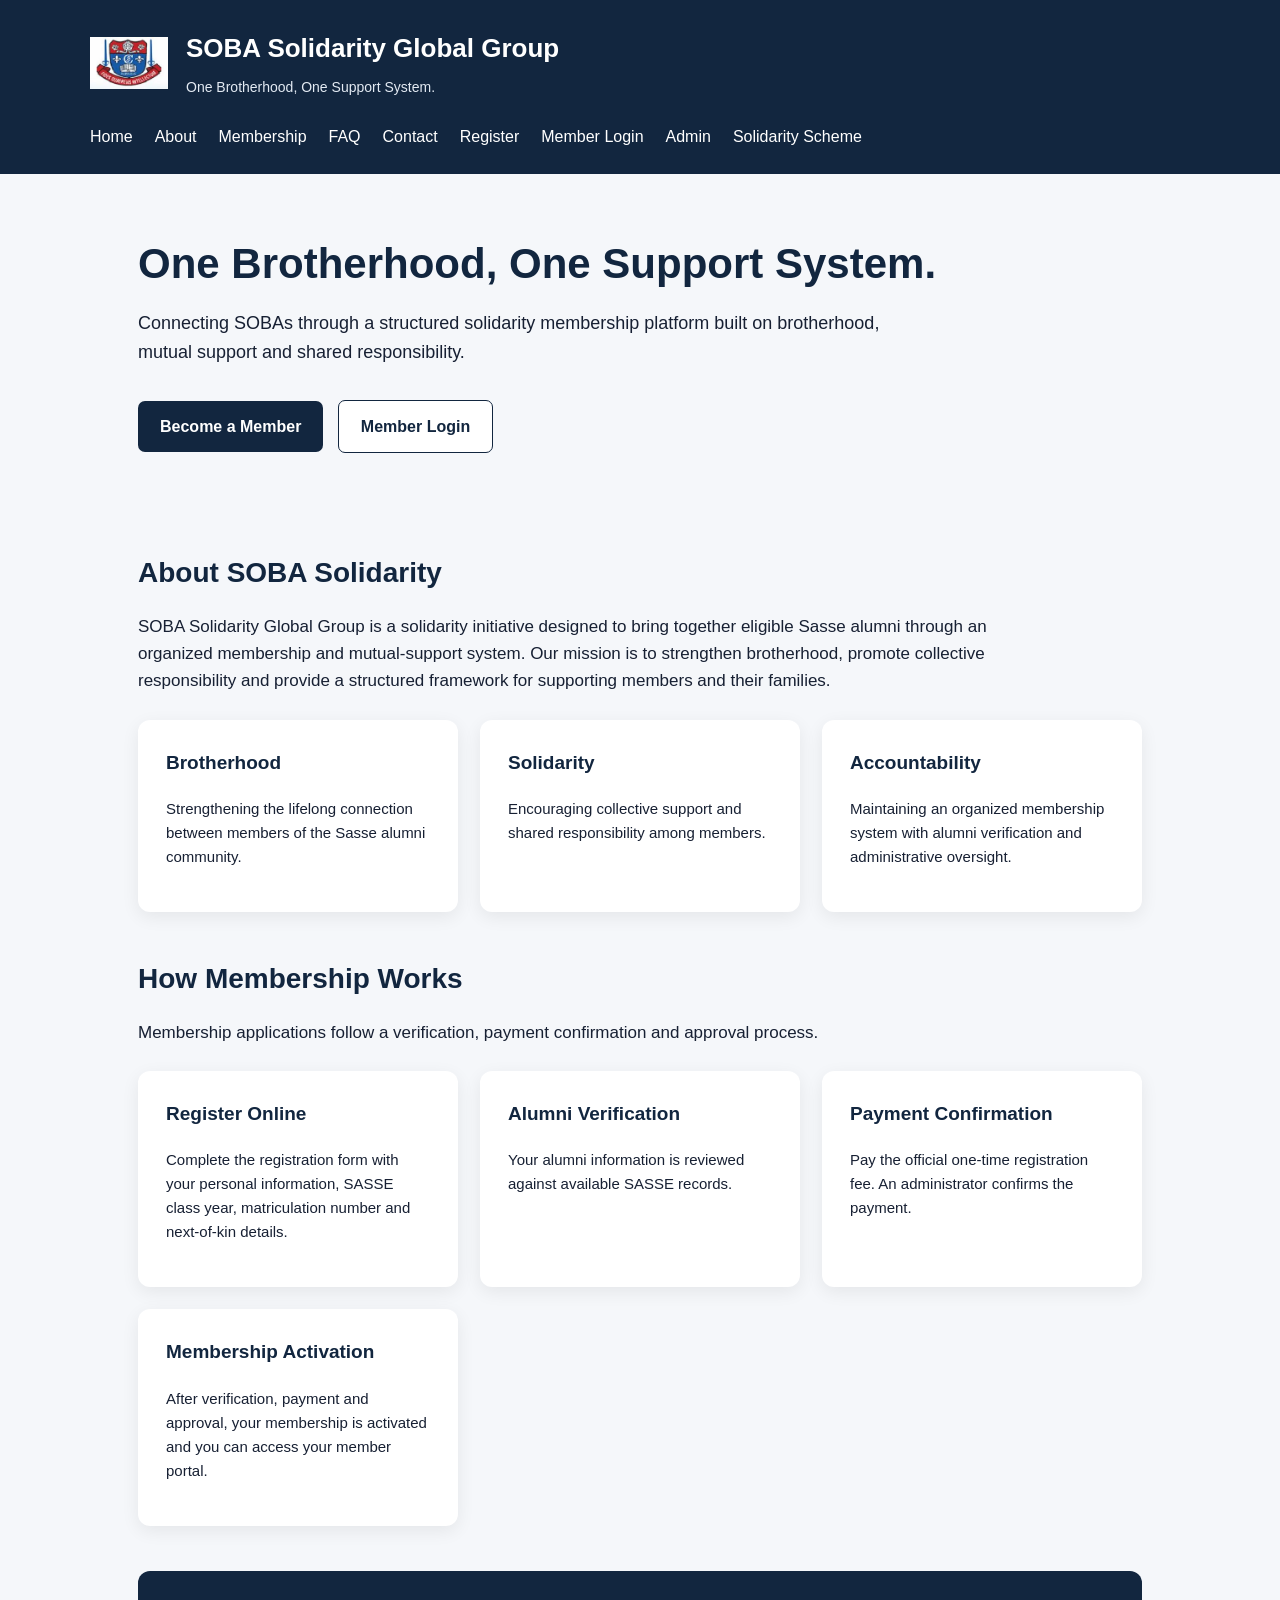
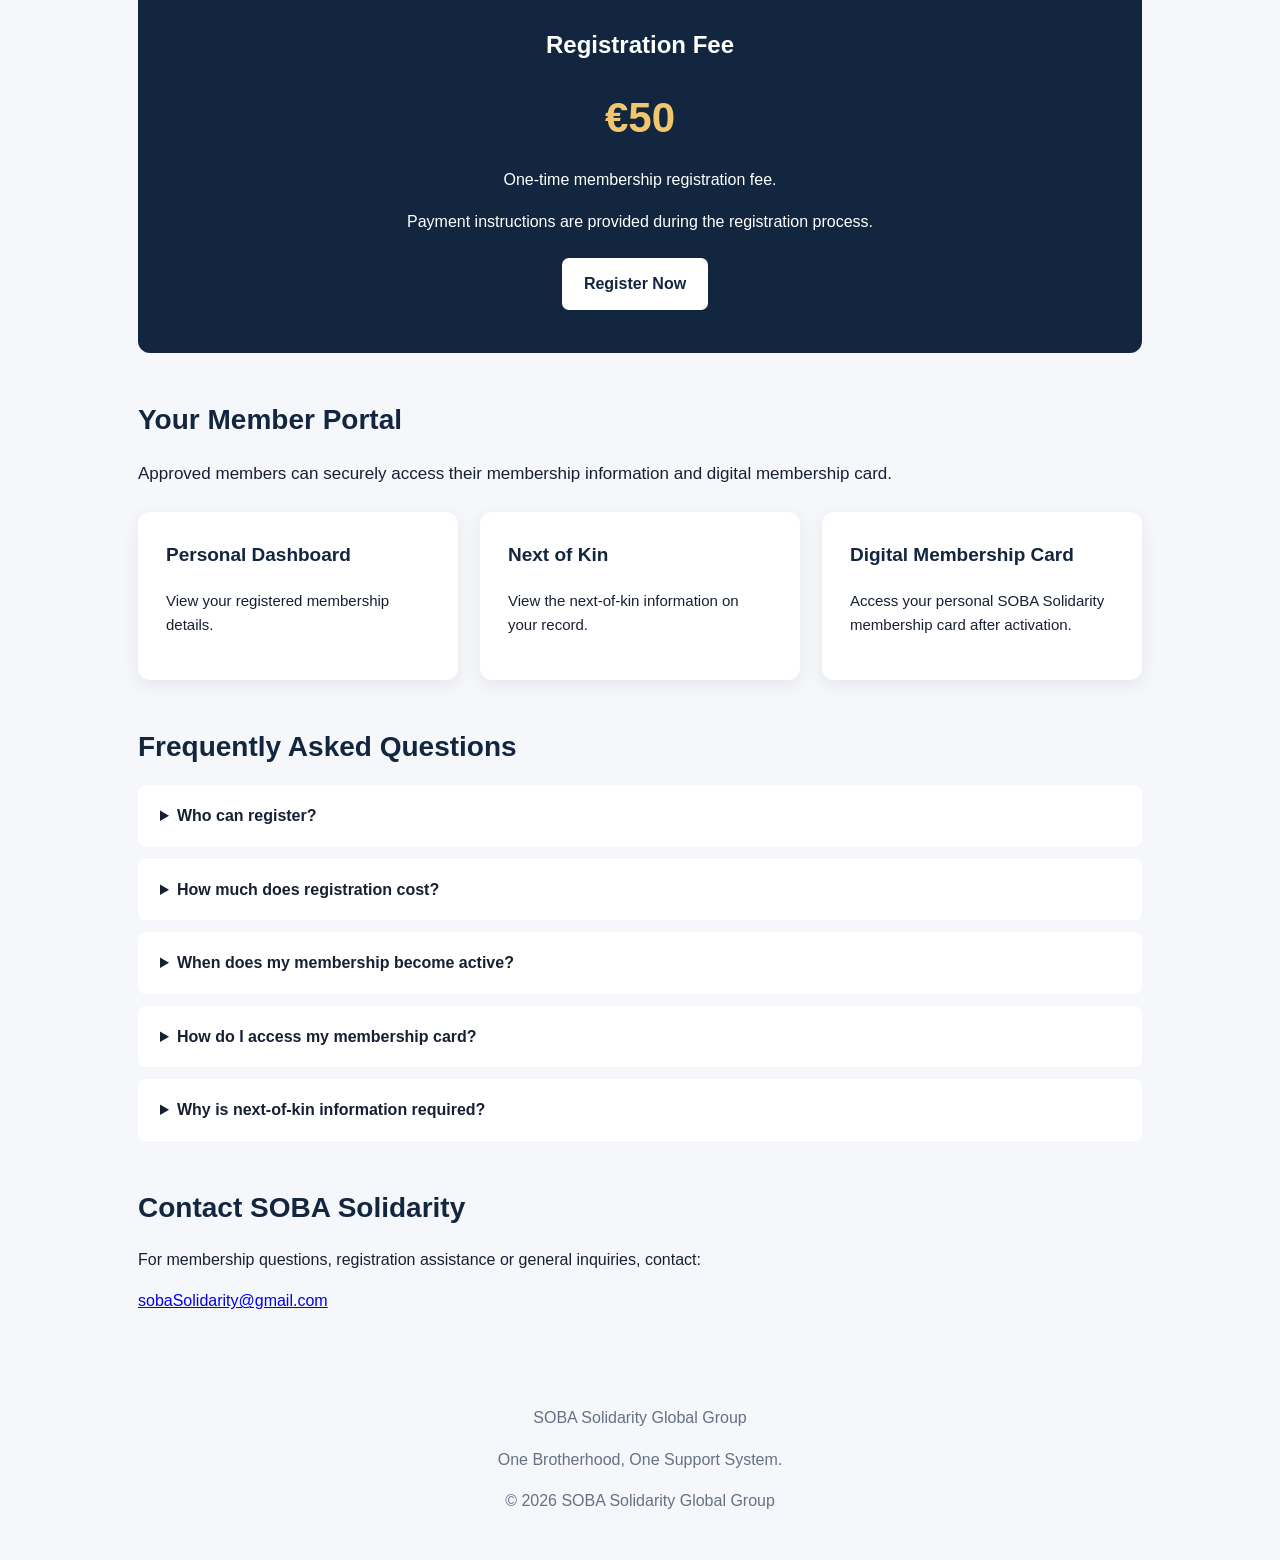
<file: index.html>
<!DOCTYPE html>
<html lang="en">

<head>
  <meta charset="UTF-8">
  <meta name="viewport"
        content="width=device-width, initial-scale=1.0">

  <title>SOBA Solidarity Global Group</title>

  <link rel="stylesheet" href="css/style.css">

  <style>
    .soba-header {
      background: #12263f;
      color: #ffffff;
      padding: 24px max(5vw, 20px);
    }

    .soba-header-inner {
      max-width: 1100px;
      margin: 0 auto;
    }

    .soba-brand {
      display: flex;
      align-items: center;
      gap: 18px;
    }

    .soba-emblem {
      width: 78px;
      height: 78px;
      object-fit: contain;
      flex-shrink: 0;
    }

    .soba-brand-text h1 {
      color: #ffffff;
      font-size: 26px;
      margin: 0 0 6px;
    }

    .soba-brand-text p {
      color: #e3eaf3;
      margin: 0;
      font-size: 14px;
    }

    .soba-header nav {
      display: flex;
      flex-wrap: wrap;
      gap: 12px 22px;
      margin-top: 22px;
    }

    .soba-header nav a {
      color: #ffffff;
      text-decoration: none;
      font-weight: 500;
      margin: 0;
    }

    .soba-header nav a:hover {
      color: #f2c66d;
      text-decoration: underline;
    }

    @media (max-width: 650px) {
      .soba-emblem {
        width: 58px;
        height: 58px;
      }

      .soba-brand-text h1 {
        font-size: 19px;
      }

      .soba-header {
        padding: 20px;
      }
    }
  </style>
</head>

<body>

<header class="soba-header">
  <div class="soba-header-inner">

    <div class="soba-brand">

      <img
        src="sasse-crest.png"
        alt="SASSE School Crest"
        class="soba-emblem"
      >

      <div class="soba-brand-text">
        <h1>SOBA Solidarity Global Group</h1>
        <p>One Brotherhood, One Support System.</p>
      </div>

    </div>

    <nav aria-label="Main navigation">
      <a href="index.html">Home</a>
      <a href="#about">About</a>
      <a href="#membership">Membership</a>
      <a href="#faq">FAQ</a>
      <a href="#contact">Contact</a>
      <a href="register.html">Register</a>
      <a href="member-login.html">Member Login</a>
      <a href="admin-login.html">Admin</a>
      <a href="solidarity-scheme.html">Solidarity Scheme</a>
    </nav>

  </div>
</header>

<main>

<main>

<section class="hero">
  <h2>One Brotherhood, One Support System.</h2>
  <p>
    Connecting SOBAs through a structured solidarity
    membership platform built on brotherhood,
    mutual support and shared responsibility.
  </p>

  <a class="btn" href="register.html">Become a Member</a>
  <a class="btn btn-secondary" href="member-login.html">
    Member Login
  </a>
</section>

<section id="about" class="container">
  <h2 class="section-title">About SOBA Solidarity</h2>
  <p class="intro">
    SOBA Solidarity Global Group is a solidarity initiative
    designed to bring together eligible Sasse alumni
    through an organized membership and mutual-support system.
    Our mission is to strengthen brotherhood, promote
    collective responsibility and provide a structured
    framework for supporting members and their families.
  </p>

  <div class="grid">
    <article class="feature">
      <h3>Brotherhood</h3>
      <p>
        Strengthening the lifelong connection between
        members of the Sasse alumni community.
      </p>
    </article>

    <article class="feature">
      <h3>Solidarity</h3>
      <p>
        Encouraging collective support and shared
        responsibility among members.
      </p>
    </article>

    <article class="feature">
      <h3>Accountability</h3>
      <p>
        Maintaining an organized membership system
        with alumni verification and administrative oversight.
      </p>
    </article>
  </div>
</section>

<section id="membership" class="container">
  <h2 class="section-title">How Membership Works</h2>
  <p class="intro">
    Membership applications follow a verification,
    payment confirmation and approval process.
  </p>

  <div class="grid steps">
    <article class="feature step">
      <h3>Register Online</h3>
      <p>
        Complete the registration form with your personal
        information, SASSE class year, matriculation number
        and next-of-kin details.
      </p>
    </article>

    <article class="feature step">
      <h3>Alumni Verification</h3>
      <p>
        Your alumni information is reviewed against
        available SASSE records.
      </p>
    </article>

    <article class="feature step">
      <h3>Payment Confirmation</h3>
      <p>
        Pay the official one-time registration fee.
        An administrator confirms the payment.
      </p>
    </article>

    <article class="feature step">
      <h3>Membership Activation</h3>
      <p>
        After verification, payment and approval,
        your membership is activated and you can
        access your member portal.
      </p>
    </article>
  </div>
</section>

<section class="container">
  <div class="fee">
    <h2>Registration Fee</h2>
    <strong>€50</strong>
    <p>One-time membership registration fee.</p>
    <p>
      Payment instructions are provided during
      the registration process.
    </p>
    <a class="btn" href="register.html">Register Now</a>
  </div>
</section>

<section class="container">
  <h2 class="section-title">Your Member Portal</h2>
  <p class="intro">
    Approved members can securely access their membership
    information and digital membership card.
  </p>

  <div class="grid">
    <article class="feature">
      <h3>Personal Dashboard</h3>
      <p>View your registered membership details.</p>
    </article>

    <article class="feature">
      <h3>Next of Kin</h3>
      <p>View the next-of-kin information on your record.</p>
    </article>

    <article class="feature">
      <h3>Digital Membership Card</h3>
      <p>
        Access your personal SOBA Solidarity membership card
        after activation.
      </p>
    </article>
  </div>
</section>

<section id="faq" class="container">
  <h2 class="section-title">Frequently Asked Questions</h2>

  <details>
    <summary>Who can register?</summary>
    <p>
      Registration is intended for eligible Sasse alumni.
      Applications are subject to alumni verification.
    </p>
  </details>

  <details>
    <summary>How much does registration cost?</summary>
    <p>The one-time registration fee is €50.</p>
  </details>

  <details>
    <summary>When does my membership become active?</summary>
    <p>
      Your membership becomes active after alumni verification,
      payment confirmation and administrator approval.
    </p>
  </details>

  <details>
    <summary>How do I access my membership card?</summary>
    <p>
      Once approved, use your member login credentials
      to access your dashboard and digital membership card.
    </p>
  </details>

  <details>
    <summary>Why is next-of-kin information required?</summary>
    <p>
      It helps the organization maintain an appropriate
      contact record for membership administration
      and solidarity-related matters.
    </p>
  </details>
</section>

<section id="contact" class="container contact">
  <h2 class="section-title">Contact SOBA Solidarity</h2>
  <p>
    For membership questions, registration assistance
    or general inquiries, contact:
  </p>
  <p>
    <a href="mailto:sobaSolidarity@gmail.com">
      sobaSolidarity@gmail.com
    </a>
  </p>
</section>

</main>

<footer>
  <p>SOBA Solidarity Global Group</p>
  <p>One Brotherhood, One Support System.</p>
  <p>&copy; 2026 SOBA Solidarity Global Group</p>
</footer>

</body>
</html>
</file>
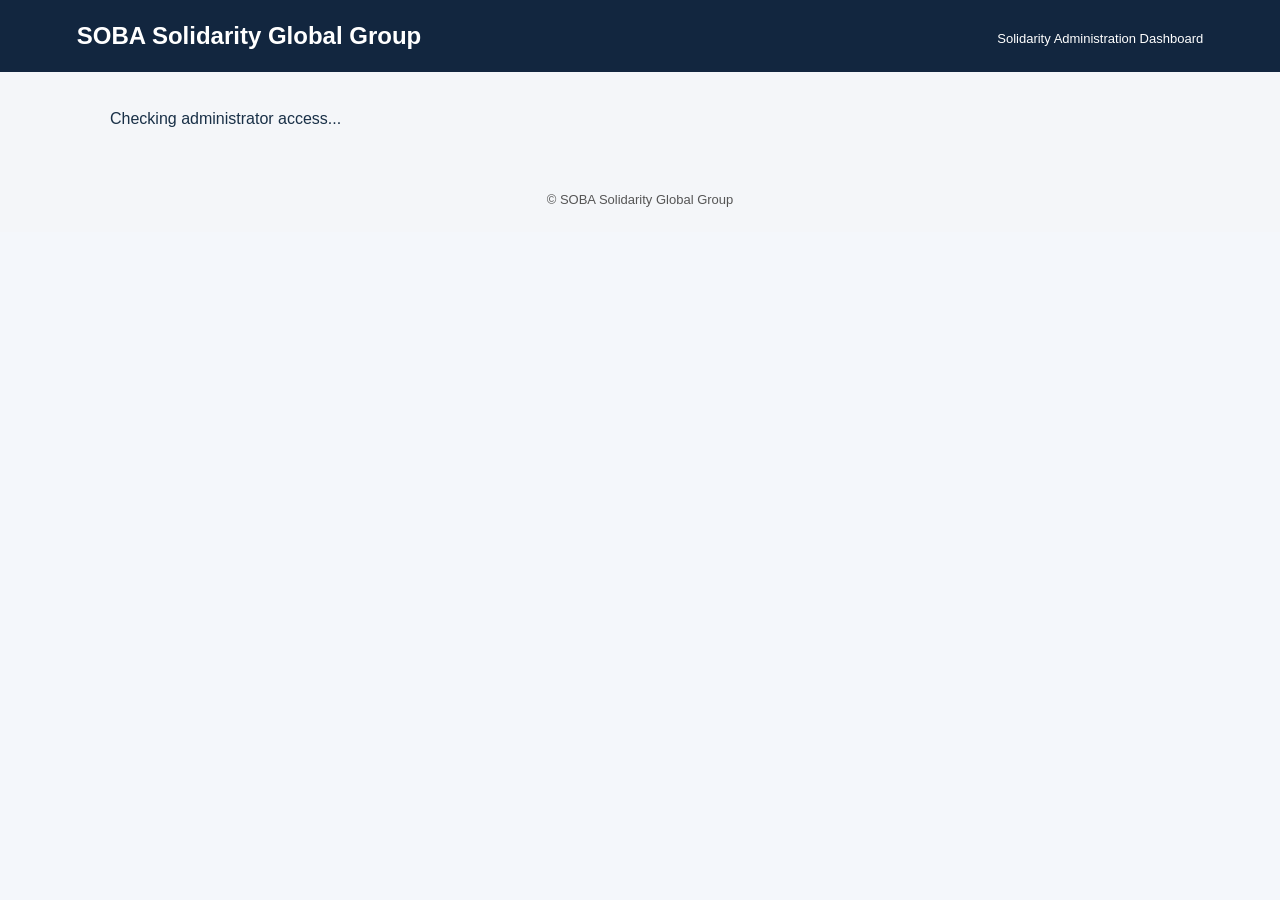
<file: admin-solidarity.html>
<!DOCTYPE html>
<html lang="en">
<head>
  <meta charset="UTF-8">
  <meta name="viewport"
        content="width=device-width, initial-scale=1.0">

  <title>Solidarity Administration | SSGG</title>

  <link rel="stylesheet" href="css/member.css">

  <style>
    body {
      background: #f4f6f9;
      font-family: Arial, sans-serif;
    }

    header {
      background: #12263f;
      color: white;
      padding: 22px 6%;
    }

    header h1 {
      margin: 0;
      font-size: 24px;
    }

    header p {
      margin: 6px 0 0;
      font-size: 13px;
    }

    main {
      max-width: 1100px;
      margin: 35px auto;
      padding: 0 20px;
    }

    .summary {
      display: grid;
      grid-template-columns:
        repeat(auto-fit, minmax(180px, 1fr));
      gap: 18px;
      margin-bottom: 25px;
    }

    .stat {
      background: white;
      padding: 24px;
      border-radius: 10px;
      border-top: 4px solid #d7aa4b;
    }

    .stat strong {
      display: block;
      font-size: 28px;
      color: #12263f;
    }

    .panel {
      background: white;
      padding: 25px;
      border-radius: 10px;
      margin-bottom: 25px;
    }

    .panel h2 {
      margin-top: 0;
      color: #12263f;
    }

    .table-wrap {
      overflow-x: auto;
    }

    table {
      width: 100%;
      border-collapse: collapse;
    }

    th, td {
      padding: 12px;
      border-bottom: 1px solid #ddd;
      text-align: left;
    }

    th {
      background: #edf2f7;
    }

    .hidden {
      display: none;
    }

    .error {
      color: #a32121;
    }

    footer {
      text-align: center;
      padding: 25px;
      color: #555;
    }

  
/* Bereavement Claim Registration Form */

#claim-form {
  display: grid;
  gap: 12px;
  max-width: 700px;
}

#claim-form label {
  font-weight: bold;
  color: #12263f;
}

#claim-form input,
#claim-form select,
#claim-form textarea {
  width: 100%;
  padding: 12px;
  border: 1px solid #ccd4dd;
  border-radius: 6px;
  font-size: 16px;
  box-sizing: border-box;
}

#claim-form input[readonly] {
  background: #edf2f7;
  color: #12263f;
}

#register-claim-button {
  background: #12263f;
  color: white;
  padding: 14px 24px;
  border: none;
  border-radius: 6px;
  font-size: 16px;
  font-weight: bold;
  cursor: pointer;
}

#register-claim-button:hover {
  background: #d7aa4b;
  color: #12263f;
}

#register-claim-button:disabled {
  opacity: 0.5;
  cursor: not-allowed;
}

#claim-message {
  padding: 12px;
  margin-bottom: 15px;
  border-radius: 6px;
}

  </style>
</head>

<body>

<header>
  <h1>SOBA Solidarity Global Group</h1>
  <p>Solidarity Administration Dashboard</p>
</header>

<main>
  <p id="loading">Checking administrator access...</p>

  <p id="error-message"
     class="error"
     role="alert"
     hidden></p>

  <div id="dashboard" class="hidden">

    <div class="summary">
      <div class="stat">
        <strong id="claim-count">0</strong>
        <span>Bereavement Claims</span>
      </div>

      <div class="stat">
        <strong id="contribution-count">0</strong>
        <span>Contribution Records</span>
      </div>

      <div class="stat">
        <strong id="total-due">€0.00</strong>
        <span>Total Contributions Due</span>
      </div>

      <div class="stat">
        <strong id="total-paid">€0.00</strong>
        <span>Total Contributions Paid</span>
      </div>
    </div>

<!-- Bereavement Claim Registration -->

<section class="panel">

  <h2>Register Bereavement Claim</h2>

  <p>
    Register a bereavement claim for review.
    Registration does not approve the claim
    or activate member contributions.
  </p>

  <div id="claim-message"
       role="status"
       hidden>
  </div>

  <form id="claim-form">

    <label for="claim-member">
      Deceased member
    </label>

    <select id="claim-member" required>
      <option value="">
        Select registered SOBA member
      </option>
    </select>

    <label for="date-of-death">
      Date of death
    </label>

    <input
      type="date"
      id="date-of-death"
      required
    >

    <label for="benefit-amount">
      Target bereavement benefit
    </label>

    <input
      type="text"
      id="benefit-amount"
      value="€15,000.00"
      readonly
    >

    <label for="payment-period">
      Contribution payment period
    </label>

    <input
      type="text"
      id="payment-period"
      value="14 calendar days"
      readonly
    >

    <p>
      The payment period begins following
      the official bereavement announcement.
    </p>

    <label for="claim-notes">
      Administrator notes
    </label>

    <textarea
      id="claim-notes"
      rows="4"
      maxlength="2000"
      placeholder="Enter relevant claim information..."
    ></textarea>

    <button
      type="submit"
      id="register-claim-button"
      disabled
    >
      Register Claim
    </button>

  </form>

</section>
<!-- End Bereavement Claim Registration -->

    <section class="panel">
      <h2>Bereavement Claims</h2>

      <div class="table-wrap">
        <table>
          <thead>
            <tr>
              <th>Reference</th>
              <th>Member ID</th>
              <th>Benefit</th>
              <th>Status</th>
            </tr>
          </thead>
          <tbody id="claims-body"></tbody>
        </table>
      </div>
    </section>

    <section class="panel">
      <h2>Solidarity Contributions</h2>

      <div class="table-wrap">
        <table>
          <thead>
            <tr>
              <th>Claim ID</th>
              <th>Member ID</th>
              <th>Amount Due</th>
              <th>Amount Paid</th>
              <th>Status</th>
            </tr>
          </thead>
          <tbody id="contributions-body"></tbody>
        </table>
      </div>
    </section>

    <p>
      Read-only dashboard. Financial actions
      are not yet enabled.
    </p>

  </div>
</main>

<footer>
  © SOBA Solidarity Global Group
</footer>

<script type="module"
        src="js/admin-solidarity.js"></script>

</body>
</html>
</file>
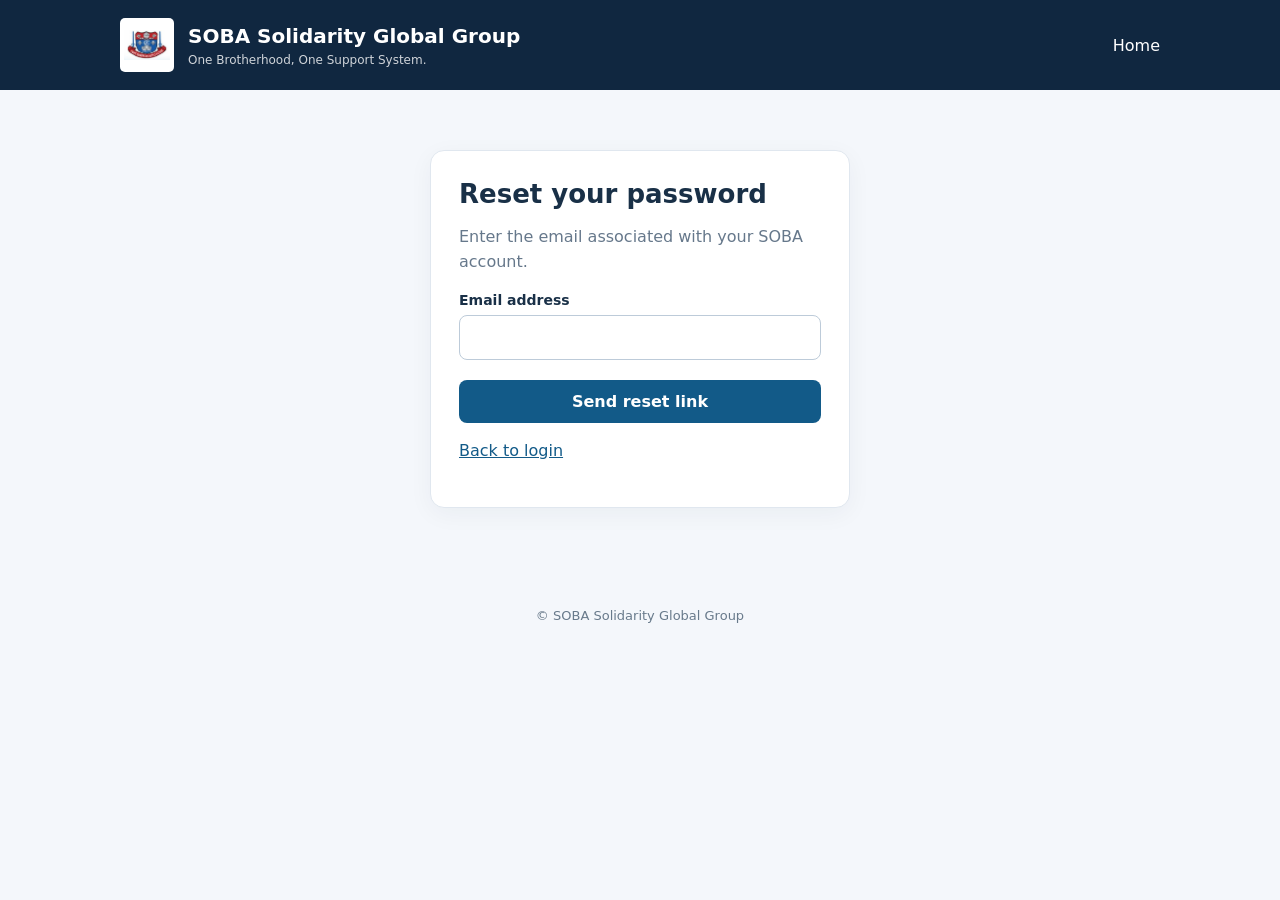
<file: forgot-password.html>
<!doctype html>
<html lang="en">

<head>
  <meta charset="utf-8">
  <meta name="viewport" content="width=device-width, initial-scale=1">

  <title>Reset Password | SOBA Solidarity Global Group</title>

  <link rel="stylesheet" href="css/member.css">

  <style>
    .soba-brand {
      display: flex;
      align-items: center;
      gap: 14px;
    }

    .soba-emblem {
      width: 54px;
      height: 54px;
      object-fit: contain;
      background: white;
      padding: 4px;
      border-radius: 5px;
    }

    .soba-brand .brand {
      font-size: 20px;
      font-weight: bold;
    }

    .soba-brand .motto {
      font-size: 12px;
      margin-top: 5px;
    }

    @media (max-width: 600px) {
      .soba-emblem {
        width: 45px;
        height: 45px;
      }

      .soba-brand .brand {
        font-size: 16px;
      }
    }
  </style>
</head>

<body>

  <header>

    <div class="soba-brand">

      <img
        src="sasse-crest.png"
        alt="SASSE School Crest"
        class="soba-emblem"
      >

      <div>
        <div class="brand">
          SOBA Solidarity Global Group
        </div>

        <div class="motto">
          One Brotherhood, One Support System.
        </div>
      </div>

    </div>

    <a href="index.html">Home</a>

  </header>

  <main class="auth">

    <section class="panel">

      <h1>Reset your password</h1>

      <p class="muted">
        Enter the email associated with your SOBA account.
      </p>

      <div
        id="message"
        class="message"
        hidden
        role="status">
      </div>

      <form id="reset-form">

        <label for="email">
          Email address
        </label>

        <input
          id="email"
          type="email"
          autocomplete="email"
          required
        >

        <button
          id="reset-button"
          class="wide"
          type="submit">
          Send reset link
        </button>

      </form>

      <p>
        <a href="member-login.html">
          Back to login
        </a>
      </p>

    </section>

  </main>

  <footer>
    © SOBA Solidarity Global Group
  </footer>

  <script
    type="module"
    src="js/forgot-password.js">
  </script>

</body>
</html>
</file>
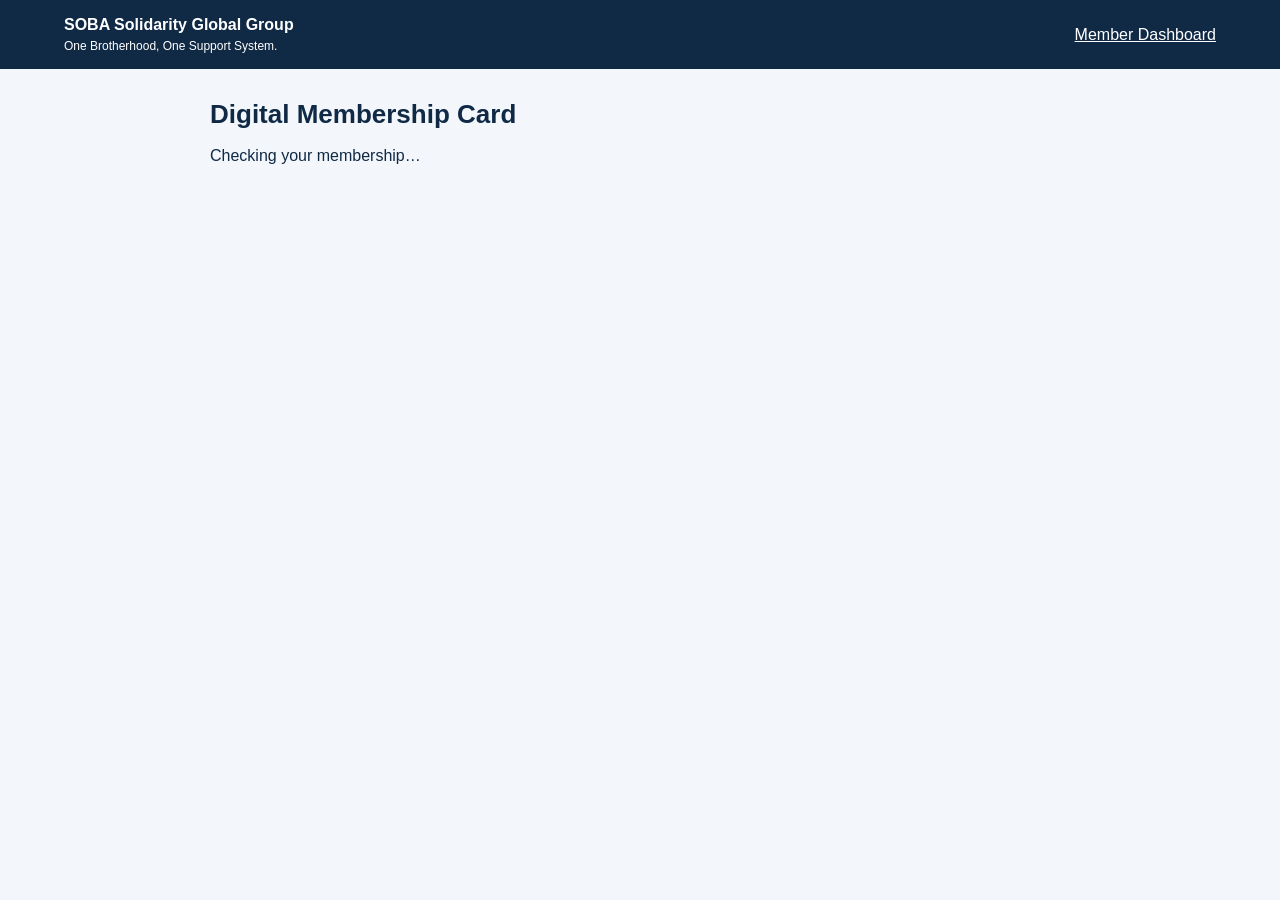
<file: member-card.html>
<!doctype html>
<html lang="en"><head><meta charset="utf-8"><meta name="viewport" content="width=device-width, initial-scale=1"><title>Digital Membership Card | SOBA Solidarity Global Group</title><link rel="stylesheet" href="css/member-card.css"></head>
<body><header class="site-header"><div><strong>SOBA Solidarity Global Group</strong><small>One Brotherhood, One Support System.</small></div><a href="member-dashboard.html">Member Dashboard</a></header>
<main><h1>Digital Membership Card</h1><p id="message" class="message" role="status">Checking your membership…</p><section id="card-content" hidden aria-label="Digital membership card"><div class="card-face front"><div class="top"><img src="sasse-crest.png" alt="SASSE school crest" class="crest"><div><div class="org">SOBA SOLIDARITY</div><div class="org-sub">GLOBAL GROUP</div><div class="card-type">DIGITAL MEMBERSHIP CARD</div></div></div><div class="member-name" id="member-name"></div><div class="details"><div><span>MEMBERSHIP NUMBER</span><strong id="member-number"></strong></div><div><span>SASSE CLASS YEAR</span><strong id="class-year"></strong></div></div><div class="bottom"><strong class="active">● ACTIVE MEMBER</strong><span>One Brotherhood, One Support System.</span></div></div>
<div class="card-face back"><div class="back-photo" role="img" aria-label="SASSE school campus"></div><div class="back-content"><img src="sasse-crest.png" alt="SASSE school crest"><div><strong>SOBA Solidarity Global Group</strong><p>One Brotherhood, One Support System.</p><small>Membership details should be verified through the official SOBA system. This card alone is not proof of current status.</small></div></div></div></section>
<div id="card-actions" class="actions" hidden><button type="button" id="print-card">Print / Save as PDF</button><a href="member-dashboard.html">Back to dashboard</a></div></main>
<script type="module" src="js/member-card.js"></script></body></html>
</file>
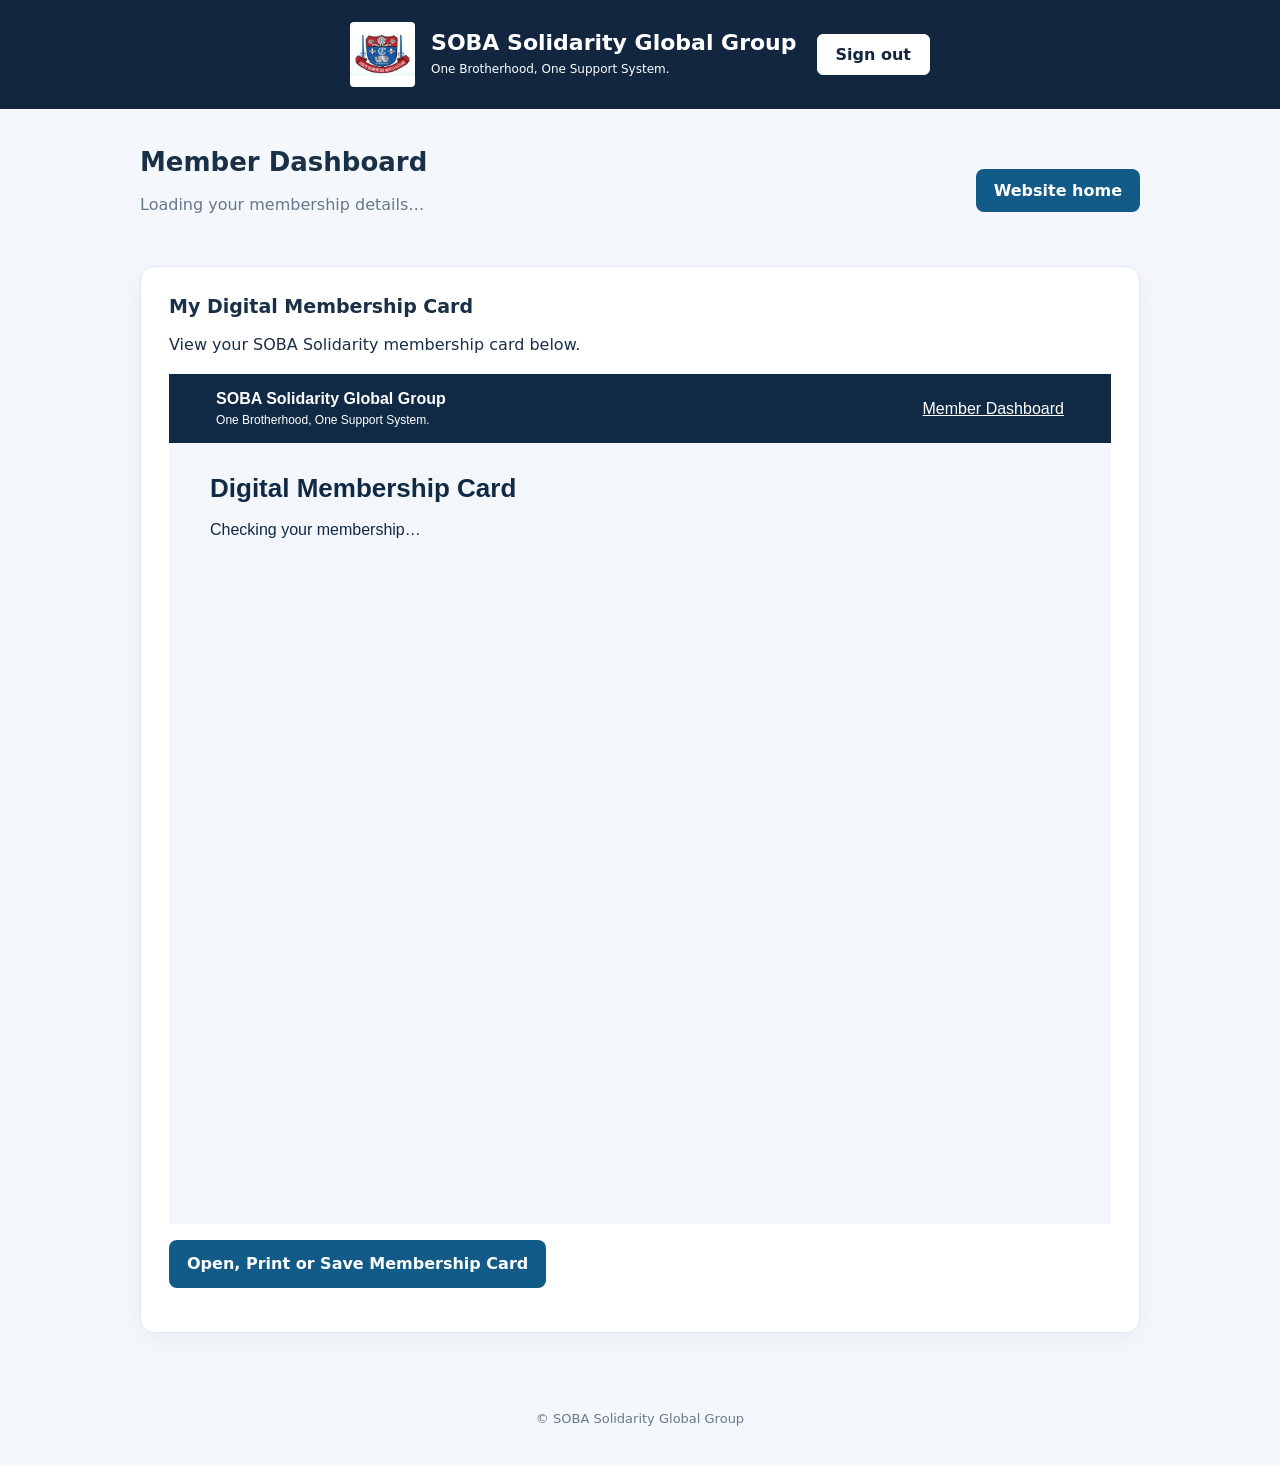
<file: member-dashboard.html>
<!DOCTYPE html>
<html lang="en">

<head>
  <meta charset="UTF-8">
  <meta name="viewport"
        content="width=device-width, initial-scale=1.0">

  <title>Member Dashboard | SOBA Solidarity Global Group</title>

  <link rel="stylesheet" href="css/member.css">

  <style>
    /* SOBA Dashboard Header */

    .soba-header {
      background: #12263f;
      color: white;
      padding: 22px 6%;
    }

    .soba-header-inner {
      max-width: 1100px;
      margin: auto;
      display: flex;
      justify-content: space-between;
      align-items: center;
      gap: 20px;
      flex-wrap: wrap;
    }

    .soba-brand {
      display: flex;
      align-items: center;
      gap: 16px;
    }

    .soba-emblem {
      width: 65px;
      height: 65px;
      object-fit: contain;
      background: white;
      border-radius: 4px;
    }

    .soba-brand-text h1 {
      font-size: 22px;
      margin: 0;
      color: white;
    }

    .soba-brand-text p {
      font-size: 12px;
      margin: 5px 0 0;
      color: white;
    }

    .soba-header #logout {
      background: #ffffff;
      color: #12263f;
      border: 1px solid #ffffff;
      border-radius: 6px;
      padding: 10px 18px;
      cursor: pointer;
      font-weight: 600;
    }

    .soba-header #logout:hover {
      background: #e8edf4;
    }

    .membership-card-preview {
      width: 100%;
      height: 850px;
      border: 0;
      display: block;
    }

    @media (max-width: 650px) {
      .soba-header {
        padding: 18px;
      }

      .soba-emblem {
        width: 52px;
        height: 52px;
      }

      .soba-brand-text h1 {
        font-size: 18px;
      }

      .membership-card-preview {
        height: 650px;
      }
    }
  </style>
</head>

<body>

<header class="soba-header">
  <div class="soba-header-inner">

    <div class="soba-brand">

      <img
        src="sasse-crest.png"
        alt="SASSE School Crest"
        class="soba-emblem"
      >

      <div class="soba-brand-text">
        <h1>SOBA Solidarity Global Group</h1>
        <p>One Brotherhood, One Support System.</p>
      </div>

    </div>

    <button id="logout" type="button">
      Sign out
    </button>

  </div>
</header>

<main>

  <div class="toolbar">

    <div>
      <h1>Member Dashboard</h1>

      <p class="muted" id="welcome">
        Loading your membership details…
      </p>
    </div>

    <a class="button" href="index.html">
      Website home
    </a>

  </div>

  <div
    id="message"
    class="message"
    hidden
    role="status">
  </div>

  <!-- Member information panels -->

  <div class="cards hidden" id="dashboard">

    <section class="panel">
      <h2>Membership</h2>
      <div id="membership"></div>
    </section>

    <section class="panel">
      <h2>Contact information</h2>
      <div id="contact"></div>
    </section>

    <section class="panel">
      <h2>Next of kin</h2>
      <div id="kin"></div>
    </section>

  </div>

  <!-- Digital membership card -->

  <section
    id="digital-membership-card"
    class="panel"
    style="margin-top:32px;"
  >

    <h2>My Digital Membership Card</h2>

    <p>
      View your SOBA Solidarity membership card below.
    </p>

    <iframe
      src="member-card.html?preview=1"
      title="SOBA Digital Membership Card"
      class="membership-card-preview"
      loading="lazy">
    </iframe>

    <p>
      <a class="button" href="member-card.html">
        Open, Print or Save Membership Card
      </a>
    </p>

  </section>

</main>

<footer>
  © SOBA Solidarity Global Group
</footer>

<script
  type="module"
  src="js/member-dashboard.js">
</script>

</body>
</html>
</file>
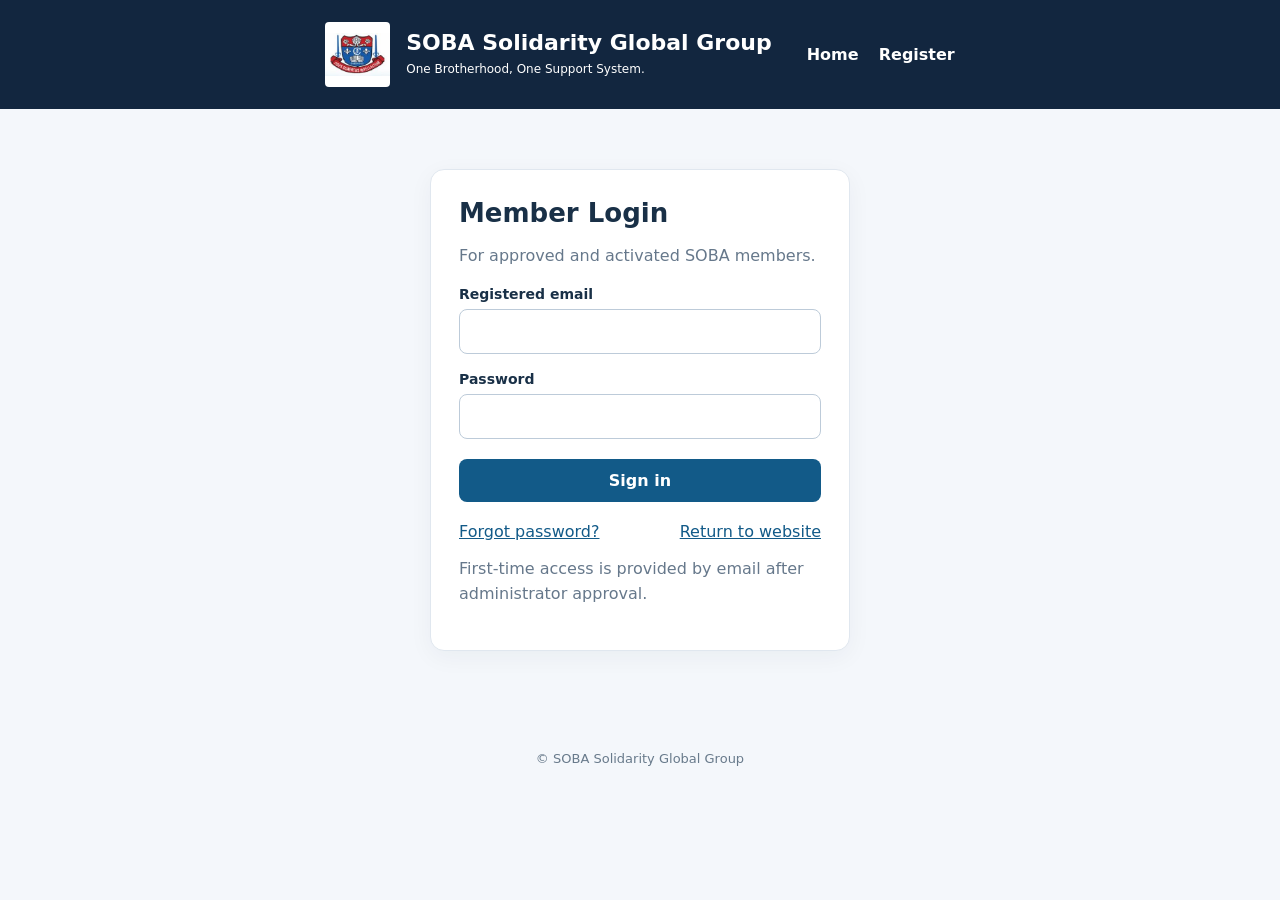
<file: member-login.html>
<!DOCTYPE html>
<html lang="en">

<head>
  <meta charset="UTF-8">
  <meta name="viewport"
        content="width=device-width, initial-scale=1.0">

  <title>Member Login | SOBA Solidarity Global Group</title>

  <link rel="stylesheet" href="css/member.css">

  <style>
    /* SOBA branded header */
    .soba-header {
      background: #12263f;
      color: white;
      padding: 22px 6%;
    }

    .soba-header-inner {
      max-width: 1100px;
      margin: auto;
      display: flex;
      justify-content: space-between;
      align-items: center;
      gap: 20px;
      flex-wrap: wrap;
    }

    .soba-brand {
      display: flex;
      align-items: center;
      gap: 16px;
    }

    .soba-emblem {
      width: 65px;
      height: 65px;
      object-fit: contain;
      background: white;
      border-radius: 4px;
    }

    .soba-brand-text h1 {
      font-size: 22px;
      margin: 0;
      color: white;
    }

    .soba-brand-text p {
      font-size: 12px;
      margin: 5px 0 0;
      color: white;
    }

    .soba-header nav a {
      color: white;
      text-decoration: none;
      font-weight: 600;
      margin-left: 15px;
    }

    .soba-header nav a:hover {
      text-decoration: underline;
    }

    @media (max-width: 650px) {
      .soba-header {
        padding: 18px;
      }

      .soba-brand-text h1 {
        font-size: 18px;
      }

      .soba-emblem {
        width: 52px;
        height: 52px;
      }

      .soba-header nav a {
        margin: 0 15px 0 0;
      }
    }
  </style>
</head>

<body>

<header class="soba-header">
  <div class="soba-header-inner">

    <div class="soba-brand">
      <img
        src="sasse-crest.png"
        alt="SASSE School Crest"
        class="soba-emblem"
      >

      <div class="soba-brand-text">
        <h1>SOBA Solidarity Global Group</h1>
        <p>One Brotherhood, One Support System.</p>
      </div>
    </div>

    <nav aria-label="Main navigation">
      <a href="index.html">Home</a>
      <a href="register.html">Register</a>
    </nav>

  </div>
</header>

<main class="auth">
  <section class="panel">

    <h1>Member Login</h1>

    <p class="muted">
      For approved and activated SOBA members.
    </p>

    <div
      id="message"
      class="message"
      hidden
      role="status">
    </div>

    <form id="login-form">

      <label for="email">Registered email</label>
      <input
        id="email"
        type="email"
        autocomplete="email"
        required
      >

      <label for="password">Password</label>
      <input
        id="password"
        type="password"
        autocomplete="current-password"
        required
      >

      <button
        type="submit"
        class="wide"
        id="login-button">
        Sign in
      </button>

    </form>

    <div class="links">
      <a href="forgot-password.html">
        Forgot password?
      </a>

      <a href="index.html">
        Return to website
      </a>
    </div>

    <p class="muted">
      First-time access is provided by email
      after administrator approval.
    </p>

  </section>
</main>

<footer>
  © SOBA Solidarity Global Group
</footer>

<script
  type="module"
  src="js/member-login.js">
</script>

</body>
</html>
</file>
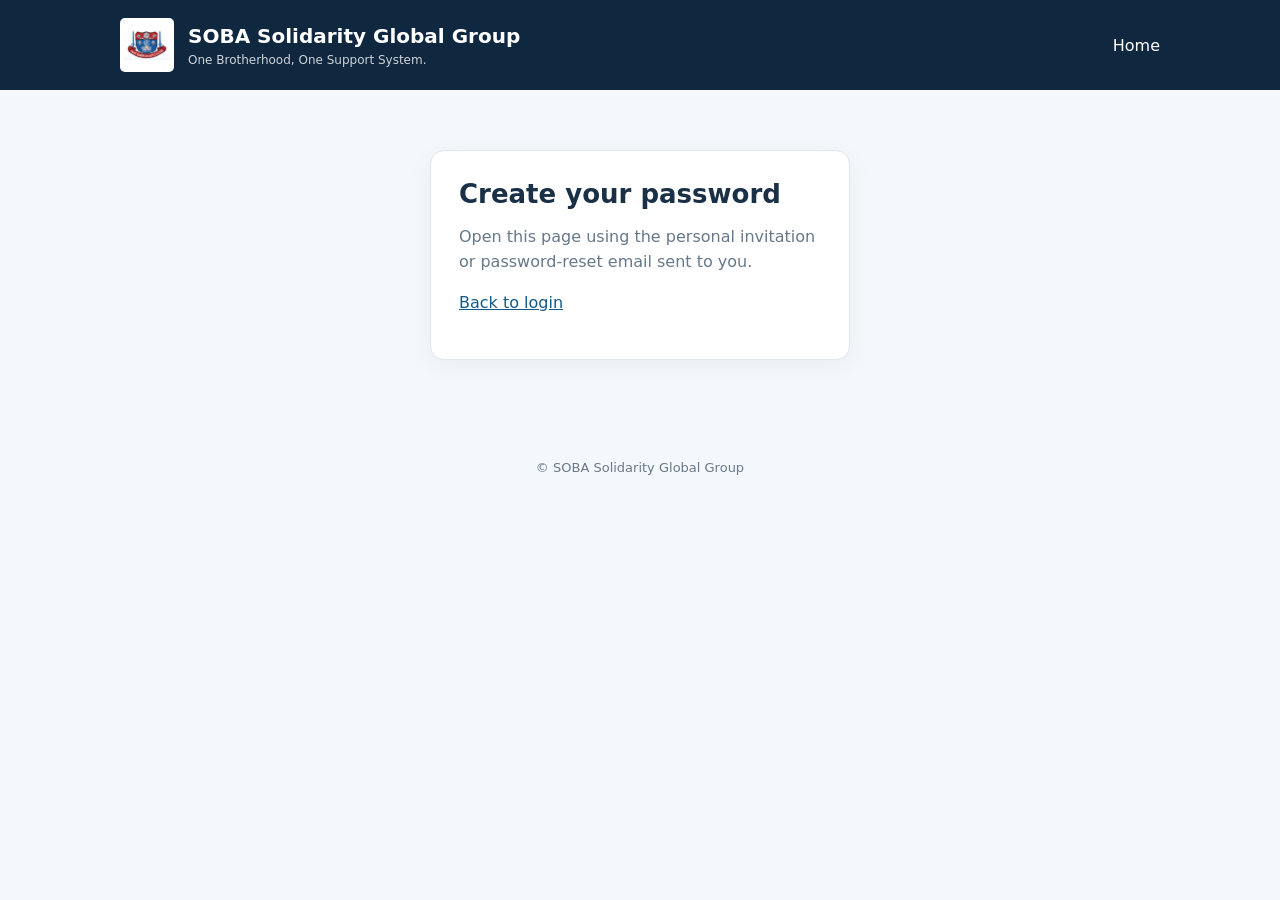
<file: set-password.html>
<!doctype html>
<html lang="en">

<head>
  <meta charset="utf-8">
  <meta name="viewport"
        content="width=device-width, initial-scale=1">

  <title>
    Set Password | SOBA Solidarity Global Group
  </title>

  <link rel="stylesheet" href="css/member.css">

  <style>
    /* SOBA branding */

    .soba-brand {
      display: flex;
      align-items: center;
      gap: 14px;
    }

    .soba-emblem {
      width: 54px;
      height: 54px;
      object-fit: contain;
      background: white;
      padding: 4px;
      border-radius: 5px;
    }

    .soba-brand .brand {
      font-size: 20px;
      font-weight: bold;
    }

    .soba-brand .motto {
      font-size: 12px;
      margin-top: 5px;
    }

    @media (max-width: 600px) {
      .soba-emblem {
        width: 45px;
        height: 45px;
      }

      .soba-brand .brand {
        font-size: 16px;
      }
    }
  </style>

</head>

<body>

  <header>

    <div class="soba-brand">

      <img
        src="sasse-crest.png"
        alt="SASSE School Crest"
        class="soba-emblem"
      >

      <div>
        <div class="brand">
          SOBA Solidarity Global Group
        </div>

        <div class="motto">
          One Brotherhood, One Support System.
        </div>
      </div>

    </div>

    <a href="index.html">Home</a>

  </header>

  <main class="auth">

    <section class="panel">

      <h1>Create your password</h1>

      <p class="muted">
        Open this page using the personal invitation
        or password-reset email sent to you.
      </p>

      <div
        id="message"
        class="message"
        hidden
        role="status">
      </div>

      <form id="password-form" class="hidden">

        <label for="password">
          New password (minimum 12 characters)
        </label>

        <input
          id="password"
          type="password"
          autocomplete="new-password"
          minlength="12"
          required
        >

        <label for="confirm">
          Confirm new password
        </label>

        <input
          id="confirm"
          type="password"
          autocomplete="new-password"
          minlength="12"
          required
        >

        <button
          class="wide"
          id="save-button"
          type="submit">
          Save password
        </button>

      </form>

      <p>
        <a href="member-login.html">
          Back to login
        </a>
      </p>

    </section>

  </main>

  <footer>
    © SOBA Solidarity Global Group
  </footer>

  <script
    type="module"
    src="js/set-password.js">
  </script>

</body>
</html>
</file>
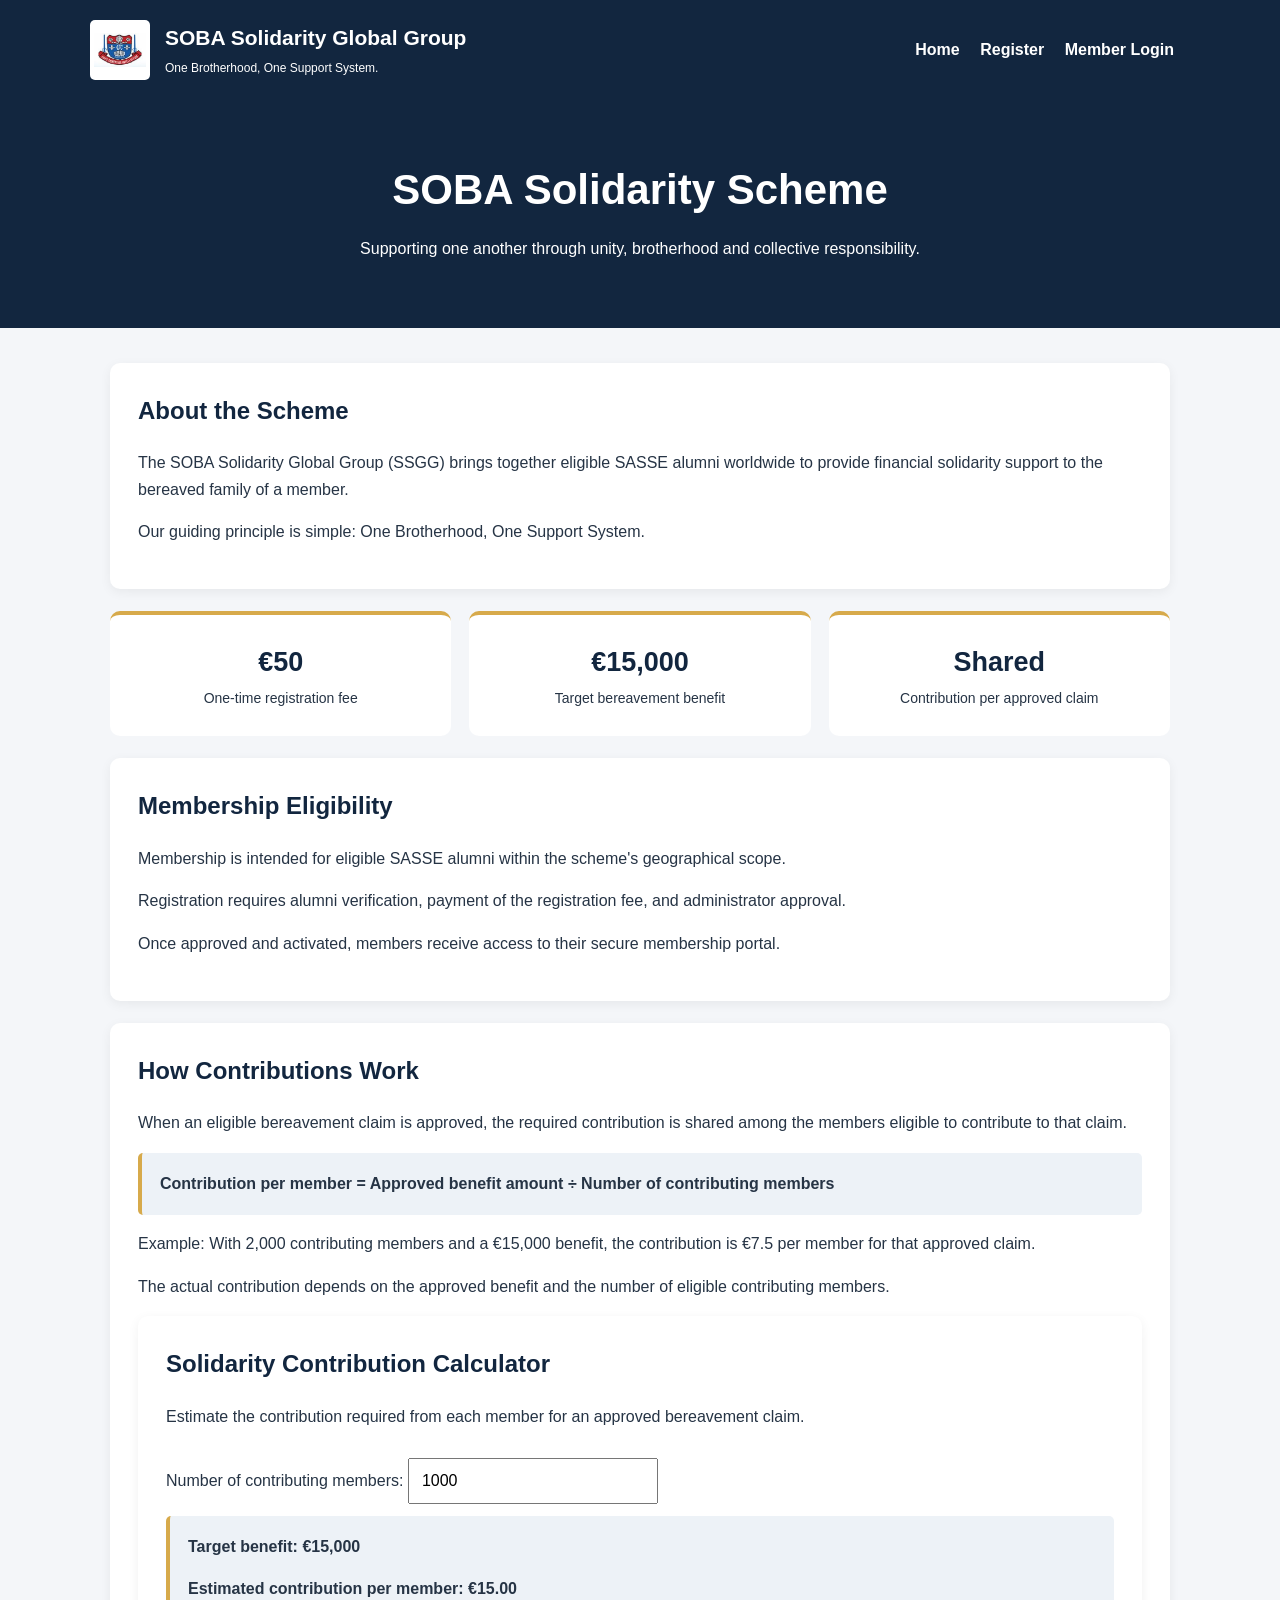
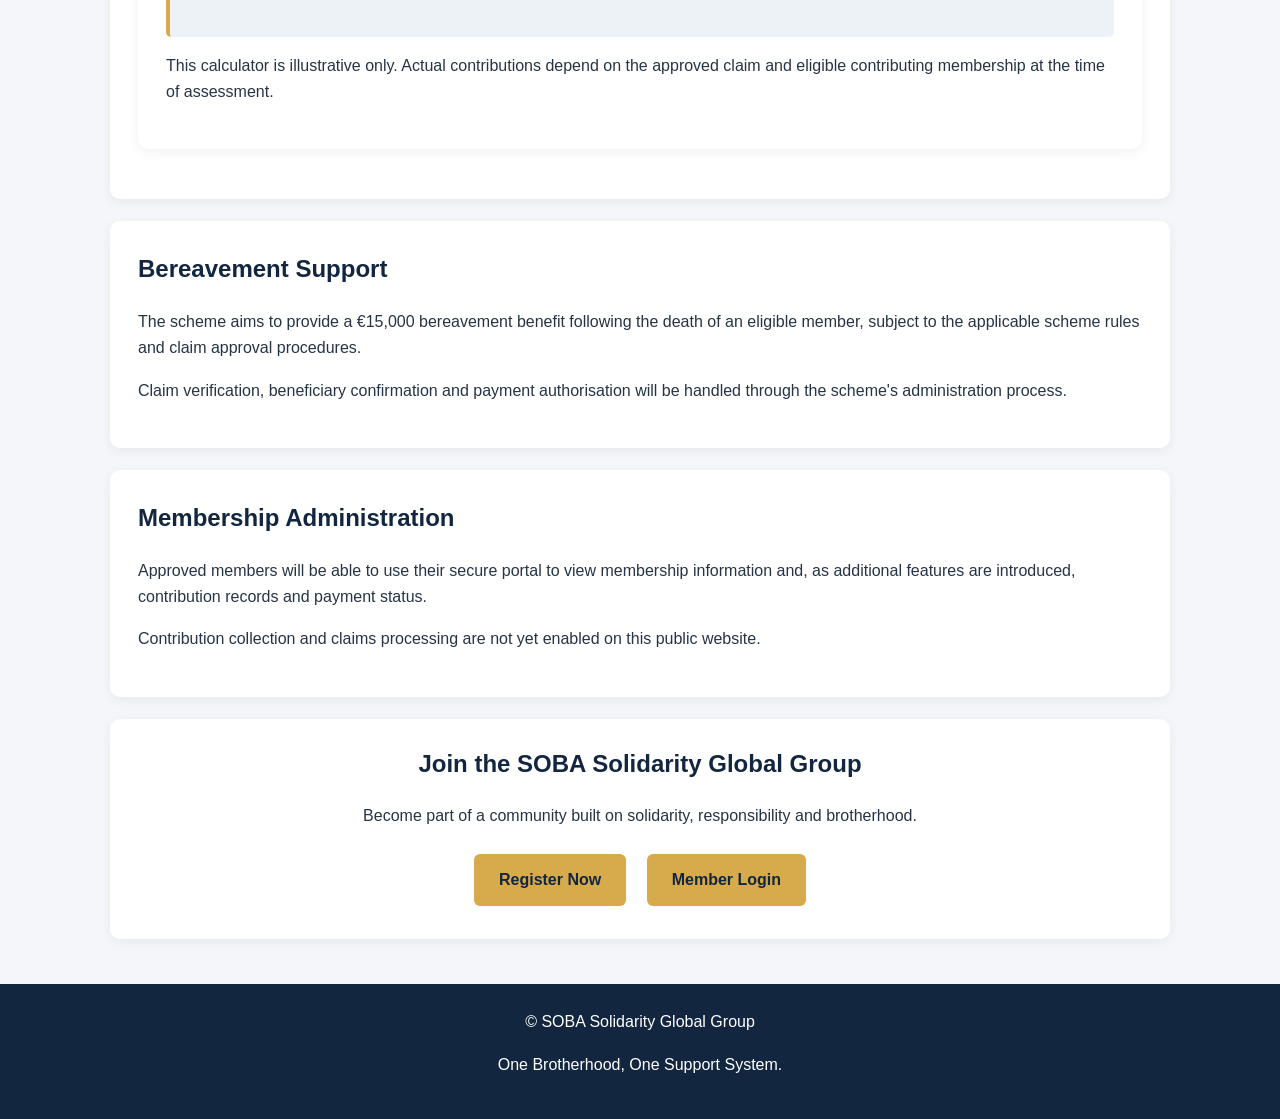
<file: solidarity-scheme.html>
<!DOCTYPE html>
<html lang="en">
<head>
  <meta charset="UTF-8">
  <meta name="viewport"
        content="width=device-width, initial-scale=1.0">

  <title>Solidarity Scheme | SOBA Solidarity Global Group</title>

  <style>
    :root {
      --navy: #12263f;
      --gold: #d7aa4b;
      --light: #f4f6f9;
      --text: #263445;
    }

    * { box-sizing: border-box; }

    body {
      margin: 0;
      font-family: Arial, sans-serif;
      color: var(--text);
      background: var(--light);
      line-height: 1.65;
    }

    header {
      background: var(--navy);
      color: white;
      padding: 20px 6%;
    }

    .header-inner {
      max-width: 1100px;
      margin: auto;
      display: flex;
      align-items: center;
      justify-content: space-between;
      gap: 20px;
      flex-wrap: wrap;
    }

    .brand {
      display: flex;
      align-items: center;
      gap: 15px;
    }

    .brand img {
      width: 60px;
      height: 60px;
      object-fit: contain;
      background: white;
      padding: 4px;
      border-radius: 5px;
    }

    .brand h1 {
      font-size: 21px;
      margin: 0;
    }

    .brand p {
      font-size: 12px;
      margin: 3px 0 0;
    }

    nav a {
      color: white;
      text-decoration: none;
      margin-right: 16px;
      font-weight: bold;
    }

    nav a:hover { color: var(--gold); }

    .hero {
      background: var(--navy);
      color: white;
      text-align: center;
      padding: 55px 20px 65px;
    }

    .hero h2 {
      font-size: clamp(28px, 5vw, 42px);
      margin: 0 0 12px;
    }

    .hero p {
      max-width: 700px;
      margin: auto;
    }

    main {
      max-width: 1100px;
      margin: 35px auto;
      padding: 0 20px;
    }

    .card {
      background: white;
      border-radius: 10px;
      padding: 28px;
      margin-bottom: 22px;
      box-shadow: 0 3px 12px rgba(0,0,0,.06);
    }

    .card h2 {
      color: var(--navy);
      margin-top: 0;
    }

    .stats {
      display: grid;
      grid-template-columns: repeat(
        auto-fit, minmax(190px, 1fr)
      );
      gap: 18px;
      margin-bottom: 22px;
    }

    .stat {
      background: white;
      padding: 25px 15px;
      border-radius: 10px;
      text-align: center;
      border-top: 4px solid var(--gold);
    }

    .stat strong {
      display: block;
      font-size: 27px;
      color: var(--navy);
    }

    .stat span { font-size: 14px; }

    .formula {
      background: #edf2f7;
      border-left: 4px solid var(--gold);
      padding: 18px;
      border-radius: 5px;
      font-weight: bold;
    }

    .cta {
      text-align: center;
      padding: 25px;
    }

    .button {
      display: inline-block;
      padding: 13px 25px;
      background: var(--gold);
      color: var(--navy);
      font-weight: bold;
      text-decoration: none;
      border-radius: 6px;
      margin: 8px;
    }

    footer {
      background: var(--navy);
      color: white;
      text-align: center;
      padding: 25px 15px;
      margin-top: 45px;
    }

    @media (max-width: 650px) {
      nav a {
        display: inline-block;
        margin: 6px 12px 0 0;
      }
    }
  </style>
</head>

<body>

<header>
  <div class="header-inner">
    <div class="brand">
      <img src="sasse-crest.png"
           alt="SASSE School Crest">
      <div>
        <h1>SOBA Solidarity Global Group</h1>
        <p>One Brotherhood, One Support System.</p>
      </div>
    </div>

    <nav aria-label="Main navigation">
      <a href="index.html">Home</a>
      <a href="register.html">Register</a>
      <a href="member-login.html">Member Login</a>
    </nav>
  </div>
</header>

<section class="hero">
  <h2>SOBA Solidarity Scheme</h2>
  <p>
    Supporting one another through unity,
    brotherhood and collective responsibility.
  </p>
</section>

<main>

  <section class="card">
    <h2>About the Scheme</h2>
    <p>
      The SOBA Solidarity Global Group (SSGG)
      brings together eligible SASSE alumni
      worldwide to provide financial solidarity support
      to the bereaved family of a member.
    </p>
    <p>
      Our guiding principle is simple:
      One Brotherhood, One Support System.
    </p>
  </section>

  <div class="stats">
    <div class="stat">
      <strong>€50</strong>
      <span>One-time registration fee</span>
    </div>

    <div class="stat">
      <strong>€15,000</strong>
      <span>Target bereavement benefit</span>
    </div>

    <div class="stat">
      <strong>Shared</strong>
      <span>Contribution per approved claim</span>
    </div>
  </div>

  <section class="card">
    <h2>Membership Eligibility</h2>
    <p>
      Membership is intended for eligible
      SASSE alumni within the scheme's
      geographical scope.
    </p>
    <p>
      Registration requires alumni verification,
      payment of the registration fee,
      and administrator approval.
    </p>
    <p>
      Once approved and activated, members
      receive access to their secure
      membership portal.
    </p>
  </section>

  <section class="card">
    <h2>How Contributions Work</h2>
    <p>
      When an eligible bereavement claim is
      approved, the required contribution
      is shared among the members eligible
      to contribute to that claim.
    </p>

    <div class="formula">
      Contribution per member =
      Approved benefit amount ÷
      Number of contributing members
    </div>

    <p>
      Example: With 2,000 contributing
      members and a €15,000 benefit,
      the contribution is €7.5 per member
      for that approved claim.
    </p>

    <p>
      The actual contribution depends on
      the approved benefit and the number
      of eligible contributing members.
    </p>
  
<section class="card">
  <h2>Solidarity Contribution Calculator</h2>

  <p>
    Estimate the contribution required from each
    member for an approved bereavement claim.
  </p>

  <label for="contributing-members">
    Number of contributing members:
  </label>

  <input
    type="number"
    id="contributing-members"
    min="1"
    step="1"
    value="1000"
    style="padding:12px;width:100%;max-width:250px;
           margin:12px 0;font-size:16px;"
  >

  <div class="formula">
    Target benefit: €15,000
    <p>
      Estimated contribution per member:
      <strong id="contribution-result">€15.00</strong>
    </p>
  </div>

  <p class="muted">
    This calculator is illustrative only.
    Actual contributions depend on the
    approved claim and eligible contributing
    membership at the time of assessment.
  </p>
</section>

  
  </section>

  <section class="card">
    <h2>Bereavement Support</h2>
    <p>
      The scheme aims to provide a
      €15,000 bereavement benefit following
      the death of an eligible member,
      subject to the applicable scheme rules
      and claim approval procedures.
    </p>
    <p>
      Claim verification, beneficiary
      confirmation and payment authorisation
      will be handled through the
      scheme's administration process.
    </p>
  </section>

  <section class="card">
    <h2>Membership Administration</h2>
    <p>
      Approved members will be able to use
      their secure portal to view membership
      information and, as additional features
      are introduced, contribution records
      and payment status.
    </p>
    <p>
      Contribution collection and claims
      processing are not yet enabled
      on this public website.
    </p>
  </section>

  <section class="card cta">
    <h2>Join the SOBA Solidarity Global Group</h2>
    <p>
      Become part of a community built on
      solidarity, responsibility and brotherhood.
    </p>
    <a class="button" href="register.html">
      Register Now
    </a>
    <a class="button" href="member-login.html">
      Member Login
    </a>
  </section>

</main>

<footer>
  &copy; SOBA Solidarity Global Group
  <p>One Brotherhood, One Support System.</p>
</footer>

<script>
  const memberInput =
    document.getElementById("contributing-members");

  const contributionResult =
    document.getElementById("contribution-result");

  function calculateContribution() {
    const members = Number(memberInput.value);

    if (!Number.isSafeInteger(members) || members < 1) {
      contributionResult.textContent =
        "Enter a valid number of members";
      return;
    }

    const benefit = 15000;
    const contribution = benefit / members;

    contributionResult.textContent =
      new Intl.NumberFormat("en-IE", {
        style: "currency",
        currency: "EUR"
      }).format(contribution);
  }

  memberInput.addEventListener(
    "input",
    calculateContribution
  );

  calculateContribution();
</script>

</body>
</html>
</file>
<file: css/style.css>
:root{font-family:Arial,sans-serif;color:#172033;background:#f5f7fa}*{box-sizing:border-box}body{margin:0}header{background:#12263f;color:white;padding:32px max(6vw,24px)}header h1{margin:0 0 8px}nav{margin-top:18px}nav a{color:white;margin-right:20px;text-decoration:none}main{max-width:1000px;margin:40px auto;padding:0 20px}.card,article{background:white;padding:28px;border-radius:14px;box-shadow:0 4px 18px #0001}.grid{display:grid;grid-template-columns:repeat(auto-fit,minmax(220px,1fr));gap:18px;margin-top:20px}.button,button{display:inline-block;background:#12263f;color:white;padding:12px 18px;border:0;border-radius:8px;text-decoration:none;cursor:pointer}label{display:block;margin:14px 0}input{width:100%;padding:11px;margin-top:6px;border:1px solid #ccd3dd;border-radius:7px}footer{text-align:center;padding:30px;color:#667085}

/* SOBA registration layout fixes */

main {
  width: 100%;
  max-width: 1000px;
  margin: 40px auto;
  padding: 0 20px;
}

.registration-container {
  display: block;
  width: 100%;
  max-width: 780px;
  margin: 30px auto;
  padding: 35px;
}

input[type="checkbox"] {
  width: 18px;
  height: 18px;
  padding: 0;
  margin: 3px 0 0;
  flex: 0 0 18px;
}

.registration-notice label {
  display: flex;
  align-items: flex-start;
  justify-content: flex-start;
  gap: 12px;
  width: 100%;
  margin: 15px 0;
  white-space: normal;
  overflow-wrap: anywhere;
}

.registration-notice {
  width: 100%;
  height: auto;
  min-height: 0;
}

@media (max-width: 650px) {
  main {
    margin: 20px auto;
    padding: 0 12px;
  }

  .registration-container {
    width: 100%;
    padding: 20px;
    margin: 15px auto;
  }
}

/* SOBA Emblem and Header */

.soba-header {
  background: #12263f;
  color: white;
  padding: 22px max(6vw, 24px);
}

.soba-brand {
  display: flex;
  align-items: center;
  gap: 18px;
}

.soba-emblem {
  width: 75px;
  height: 75px;
  object-fit: contain;
  flex-shrink: 0;
}

.soba-brand-text h1 {
  margin: 0 0 6px;
  font-size: 26px;
}

.soba-brand-text p {
  margin: 0;
  font-size: 14px;
}

.soba-header nav {
  margin-top: 18px;
  display: flex;
  flex-wrap: wrap;
  gap: 20px;
}

.soba-header nav a {
  color: white;
  text-decoration: none;
  margin: 0;
}

.soba-header nav a:hover {
  text-decoration: underline;
}

@media (max-width: 650px) {
  .soba-emblem {
    width: 55px;
    height: 55px;
  }

  .soba-brand-text h1 {
    font-size: 19px;
  }

  .soba-header {
    padding: 18px;
  }
}

/* SOBA Homepage Improvements */

body {
  font-size: 16px;
  line-height: 1.6;
}

main {
  max-width: 1100px;
  margin: 0 auto;
  padding: 0 24px;
}

.hero {
  padding: 65px 0 45px;
}

.hero h2 {
  font-size: clamp(28px, 4vw, 42px);
  line-height: 1.2;
  color: #12263f;
  margin: 0 0 20px;
}

.hero p {
  font-size: 18px;
  max-width: 760px;
  margin-bottom: 25px;
}

.container {
  margin: 45px auto;
}

.section-title {
  font-size: 28px;
  color: #12263f;
  margin-bottom: 15px;
}

.intro {
  font-size: 17px;
  max-width: 850px;
}

.grid {
  display: grid;
  grid-template-columns: repeat(
    auto-fit,
    minmax(240px, 1fr)
  );
  gap: 22px;
  margin-top: 25px;
}

.feature {
  background: white;
  padding: 28px;
  border-radius: 12px;
  box-shadow: 0 5px 18px rgba(0, 0, 0, 0.07);
}

.feature h3 {
  margin-top: 0;
  color: #12263f;
  font-size: 19px;
}

.feature p {
  font-size: 15px;
}

.btn {
  display: inline-block;
  background: #12263f;
  color: white;
  padding: 13px 22px;
  margin: 8px 10px 8px 0;
  border-radius: 7px;
  text-decoration: none;
  font-weight: bold;
}

.btn-secondary {
  background: #ffffff;
  color: #12263f;
  border: 1px solid #12263f;
}

.fee {
  background: #12263f;
  color: white;
  padding: 35px;
  border-radius: 12px;
  text-align: center;
}

.fee strong {
  display: block;
  font-size: 42px;
  color: #f2c66d;
}

.fee .btn {
  background: #ffffff;
  color: #12263f;
}

details {
  background: #ffffff;
  padding: 18px 22px;
  border-radius: 8px;
  margin-bottom: 12px;
}

details summary {
  cursor: pointer;
  font-weight: 600;
}

@media (max-width: 650px) {
  main {
    padding: 0 16px;
  }

  .hero {
    padding: 35px 0;
  }

  .hero p {
    font-size: 16px;
  }

  .section-title {
    font-size: 24px;
  }

  .feature {
    padding: 22px;
  }
}
</file>
<file: css/member.css>
:root{font-family:Inter,system-ui,Arial,sans-serif;color:#193047;background:#f4f7fb}*{box-sizing:border-box}body{margin:0}header{background:#102740;color:white;padding:18px max(20px,calc((100vw - 1040px)/2));display:flex;justify-content:space-between;align-items:center;gap:20px}header a{color:#fff;text-decoration:none}.brand{font-weight:750}.motto{font-size:12px;opacity:.8}main{max-width:1040px;margin:38px auto;padding:0 20px}.auth{max-width:460px;margin:60px auto}.panel{background:white;border:1px solid #e0e7ef;border-radius:14px;padding:28px;box-shadow:0 6px 24px #1027400c}h1{font-size:26px;margin:0 0 12px}h2{font-size:19px;margin:0 0 16px}p{line-height:1.55}.muted{color:#66788b}label{display:block;margin:17px 0 7px;font-weight:650;font-size:14px}input{width:100%;border:1px solid #bdcbd9;border-radius:8px;padding:12px;font:inherit}button,.button{background:#125a88;color:white;border:0;border-radius:8px;padding:12px 18px;font:inherit;font-weight:650;cursor:pointer;text-decoration:none;display:inline-block}button:disabled{opacity:.55;cursor:wait}.wide{width:100%;margin-top:20px}.links{display:flex;justify-content:space-between;gap:15px;margin-top:20px;flex-wrap:wrap}a{color:#125a88}.message{padding:12px;border-radius:8px;background:#eef5fc;margin:18px 0}.message.error{background:#fff0ef;color:#9b2222}.hidden{display:none!important}.cards{display:grid;grid-template-columns:repeat(auto-fit,minmax(260px,1fr));gap:18px;margin-top:22px}.detail{display:flex;justify-content:space-between;gap:12px;padding:10px 0;border-bottom:1px solid #edf0f3}.detail span:first-child{color:#617386}.detail strong{text-align:right;overflow-wrap:anywhere}.toolbar{display:flex;justify-content:space-between;align-items:center;gap:12px;flex-wrap:wrap}footer{text-align:center;padding:40px 15px;color:#687a8b;font-size:13px}@media(max-width:550px){.panel{padding:20px}.detail{display:block}.detail strong{display:block;text-align:left;margin-top:4px}}
</file>
<file: css/member-card.css>
:root {
  --navy: #102a46;
  --blue: #17628e;
  --gold: #d5a83e;
}

* { box-sizing: border-box; }

body {
  margin: 0;
  font-family: Arial, sans-serif;
  background: #f3f6fa;
  color: var(--navy);
}

.site-header {
  display: flex;
  justify-content: space-between;
  align-items: center;
  gap: 15px;
  padding: 16px 5%;
  background: var(--navy);
  color: white;
}

.site-header strong,
.site-header small {
  display: block;
}

.site-header small {
  margin-top: 5px;
  font-size: 12px;
}

.site-header a { color: white; }

main {
  max-width: 900px;
  margin: 30px auto;
  padding: 0 20px;
}

h1 { font-size: 26px; }

.message { margin: 15px 0; }

#card-content {
  display: grid;
  grid-template-columns: repeat(2, minmax(0, 1fr));
  gap: 20px;
}

[hidden] { display: none !important; }

.card-face {
  min-height: 255px;
  padding: 20px;
  border-radius: 16px;
  overflow: hidden;
  box-shadow: 0 8px 24px #102a4625;
}

.front {
  display: flex;
  flex-direction: column;
  color: white;
  background: linear-gradient(135deg, #102a46, #17628e);
  border-bottom: 6px solid var(--gold);
}

.top {
  display: flex;
  align-items: center;
  gap: 15px;
}

.crest {
  width: 65px;
  height: 75px;
  object-fit: contain;
}

.org {
  font-size: 17px;
  font-weight: bold;
  letter-spacing: 1px;
}

.org-sub {
  font-size: 13px;
  letter-spacing: 2px;
}

.card-type {
  margin-top: 9px;
  font-size: 10px;
  color: #f5d88a;
}

.member-name {
  margin: 25px 0 20px;
  font-size: 22px;
  font-weight: bold;
  overflow-wrap: anywhere;
}

.details {
  display: flex;
  justify-content: space-between;
  gap: 12px;
}

.details span,
.details strong {
  display: block;
}

.details span {
  font-size: 9px;
  color: #d6e6f5;
  margin-bottom: 6px;
}

.details strong { font-size: 14px; }

.bottom {
  display: flex;
  justify-content: space-between;
  align-items: center;
  gap: 10px;
  margin-top: auto;
  padding-top: 22px;
  font-size: 10px;
}

.active { color: #a7edbc; }

.back {
  position: relative;
  background: white;
  border: 1px solid #d9e2eb;
}

.back-photo {
  height: 105px;
  background: linear-gradient(135deg, #dcebf4, #b8d5e5);
  background-size: cover;
  background-position: center;
  background-image: url("../sasse-campus.jpg");
}

.back-content {
  display: flex;
  gap: 15px;
  padding-top: 18px;
}

.back-content img {
  width: 55px;
  height: 65px;
  object-fit: contain;
}

.back-content p { font-size: 12px; }

.back-content small {
  font-size: 10px;
  line-height: 1.5;
}

.actions {
  display: flex;
  align-items: center;
  gap: 20px;
  margin: 25px 0;
}

button {
  padding: 12px 20px;
  border: 0;
  border-radius: 7px;
  background: var(--blue);
  color: white;
  cursor: pointer;
}

.actions a { color: var(--blue); }

@media (max-width: 650px) {
  #card-content { grid-template-columns: 1fr; }
  .site-header { flex-wrap: wrap; }
}

@media print {
  body { background: white; }
  .site-header, h1, .message, .actions {
    display: none !important;
  }
  main { max-width: none; margin: 0; }
  #card-content { grid-template-columns: 1fr 1fr; }
  .card-face {
    box-shadow: none;
    break-inside: avoid;
    print-color-adjust: exact;
    -webkit-print-color-adjust: exact;
  }
}
</file>
